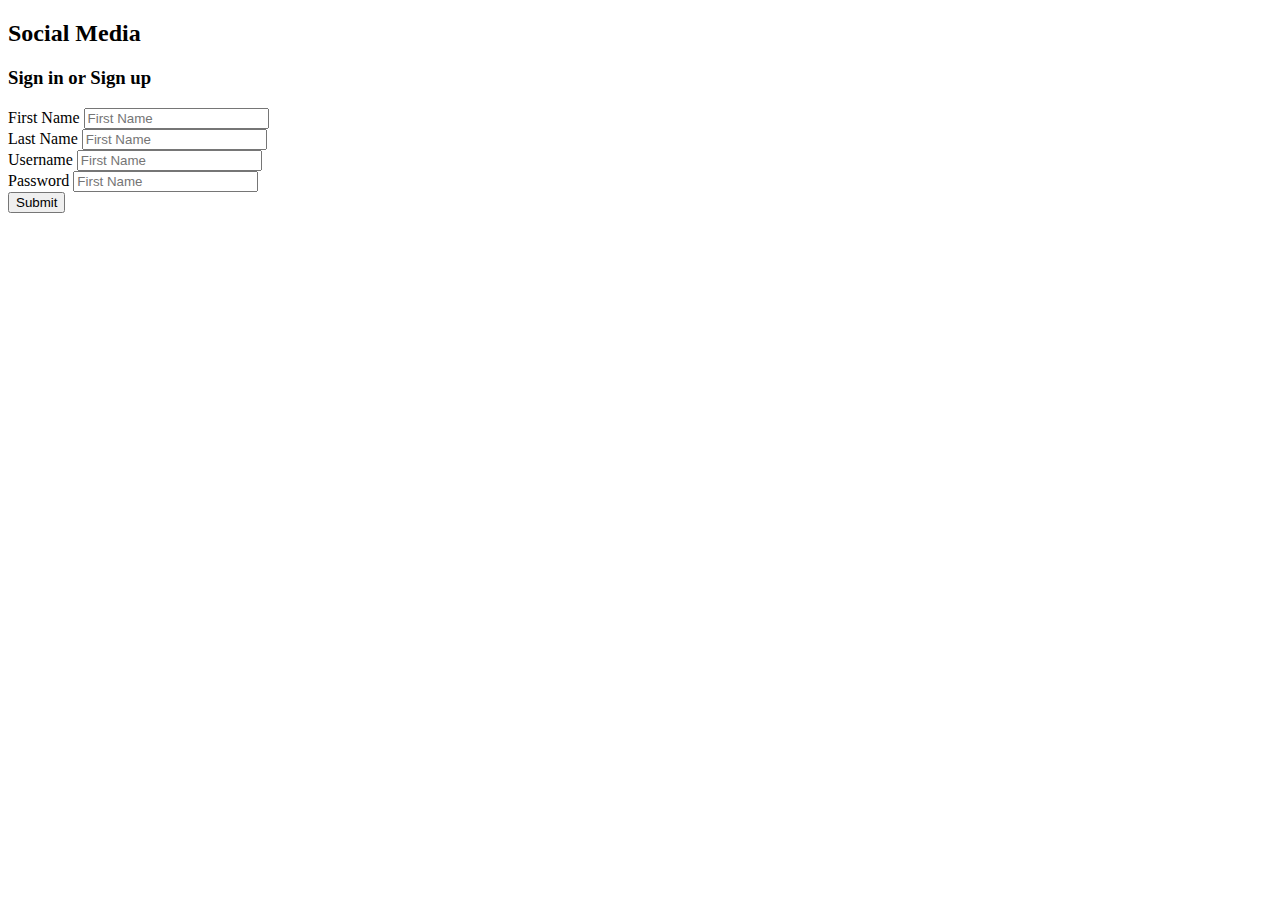
<file: src/public/register.html>
<!DOCTYPE html>
<html lang="en">
<head>
    <meta charset="UTF-8">
    <meta name="viewport" content="width=device-width, initial-scale=1.0">
    <link href = "js/bootstrap.js" rel = "stylesheet">
</head>
<body>
    <div class = "container">
        <h2>Social Media</h2>
        <h3>Sign in or Sign up</h3>
        <form action ="/register" method="POST">
            <div class = "form-group mb-3">
                <label>First Name</label>
                <input type = "text" class ="form control" placeholder="First Name" name= "firstName">
            </div>
            <div class = "form-group mb-3">
                <label>Last Name</label>
                <input type = "text" class ="form control" placeholder="First Name" name= "firstName">
            </div>
            <div class = "form-group mb-3">
                <label>Username</label>
                <input type = "text" class ="form control" placeholder="First Name" name= "firstName">
            </div>
            <div class = "form-group mb-3">
                <label>Password</label>
                <input type = "text" class ="form control" placeholder="First Name" name= "firstName">
            </div>
            <div class = "d-gris mt-3">
                <button type = "submit" class ="btn btn-primary form-control">
                    Submit
                </button>
            </div>
        </form>
    </div>
    
</body>
</html>
</file>
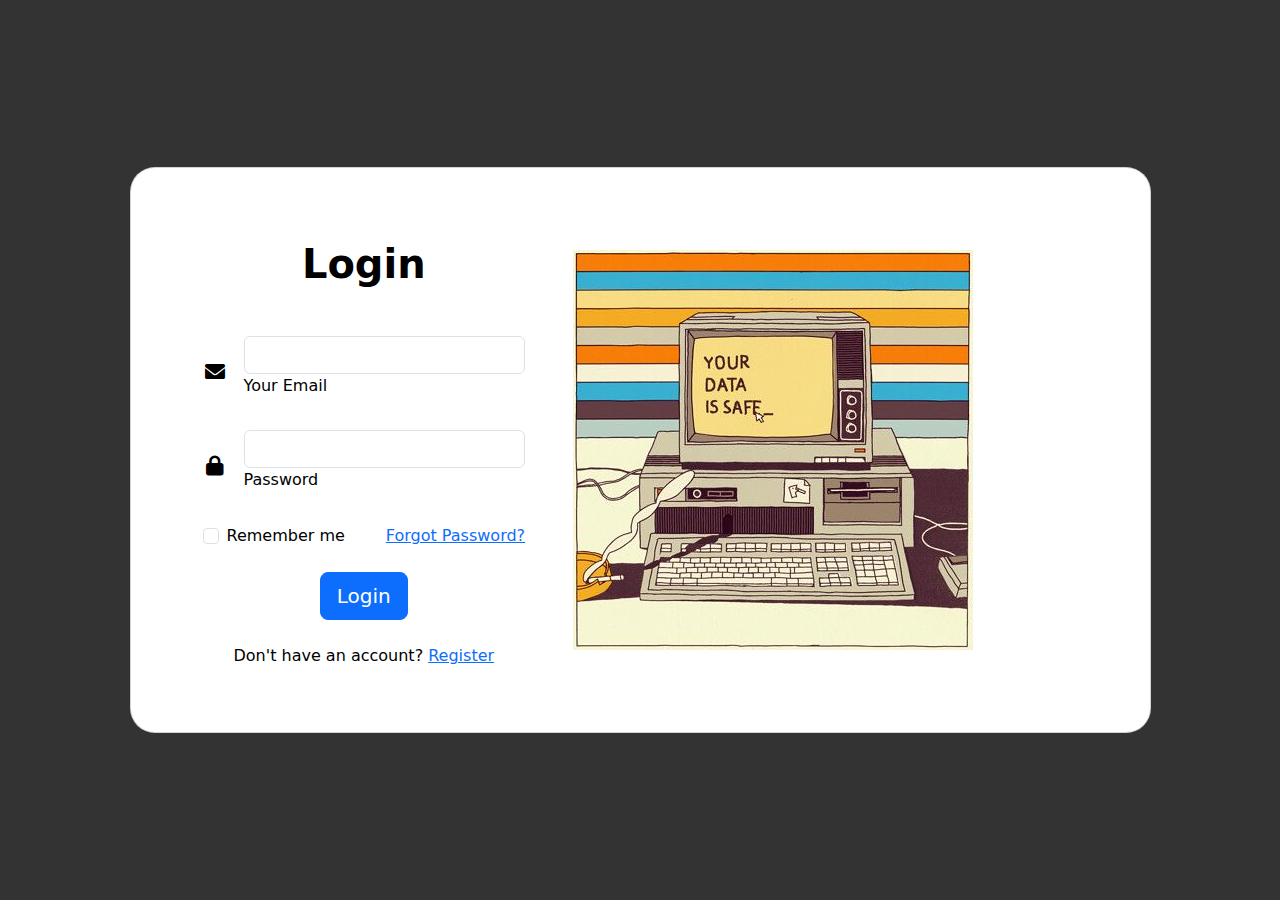
<file: src/public/Components/Login/login-page.html>
<!DOCTYPE html>
<html lang="en">

<head>
    <meta charset="UTF-8">
    <meta name="viewport" content="width=device-width, initial-scale=1.0">
    <title>Login Page</title>
    <!-- Bootstrap CSS -->
    <link href="https://cdnjs.cloudflare.com/ajax/libs/twitter-bootstrap/5.3.0/css/bootstrap.min.css" rel="stylesheet">
    <!-- Font Awesome CSS -->
    <link href="https://cdnjs.cloudflare.com/ajax/libs/font-awesome/6.0.0-beta3/css/all.min.css" rel="stylesheet">
    <style>
        /* Custom CSS */
        body,
        html {
            height: 100%;
            margin: 0;
            padding: 0;
        }

        .bg-image {
            background-color: #333; /* Dark background color */
            background-position: center;
            background-size: cover;
            background-repeat: no-repeat;
        }

        .card {
            border-radius: 25px;
        }
    </style>
</head>

<body>
    <section class="vh-100 bg-image">
        <div class="container h-100">
            <div class="row d-flex justify-content-center align-items-center h-100">
                <div class="col-lg-12 col-xl-11">
                    <div class="card text-black">
                        <div class="card-body p-md-5">
                            <div class="row justify-content-center">
                                <div class="col-md-10 col-lg-6 col-xl-5 order-2 order-lg-1">
                                    <p class="text-center h1 fw-bold mb-5 mx-1 mx-md-4 mt-4">Login</p>
                                    <form class="mx-1 mx-md-4">
                                        <div class="d-flex flex-row align-items-center mb-4">
                                            <i class="fas fa-envelope fa-lg me-3 fa-fw"></i>
                                            <div class="form-outline flex-fill mb-0">
                                                <input type="email" id="form3Example3c" class="form-control" />
                                                <label class="form-label" for="form3Example3c">Your Email</label>
                                            </div>
                                        </div>
                                        <div class="d-flex flex-row align-items-center mb-4">
                                            <i class="fas fa-lock fa-lg me-3 fa-fw"></i>
                                            <div class="form-outline flex-fill mb-0">
                                                <input type="password" id="form3Example4c" class="form-control" />
                                                <label class="form-label" for="form3Example4c">Password</label>
                                            </div>
                                        </div>
                                        <div class="form-check d-flex justify-content-between mb-4">
                                            <div>
                                                <input class="form-check-input me-2" type="checkbox" value="" id="form2Example3c" />
                                                <label class="form-check-label" for="form2Example3">
                                                    Remember me
                                                </label>
                                            </div>
                                            <a href="#forgot-password">Forgot Password?</a>
                                        </div>
                                        <div class="d-flex justify-content-center mx-4 mb-3 mb-lg-4">
                                            <button type="button" id="loginButton" class="btn btn-primary btn-lg">Login</button>
                                        </div>
                                    </form>
                                    <p class="text-center">Don't have an account? <a href="#register">Register</a></p>
                                </div>
                                <div class="col-md-10 col-lg-6 col-xl-7 d-flex align-items-center order-1 order-lg-2">
                                    <!-- You can remove this part if you don't need it -->
                                    <img src="background.10.jpg" class="img-fluid" alt="Sample image">
                                </div>
                            </div>
                        </div>
                    </div>
                </div>
            </div>
        </div>
    </section>
    <!-- Bootstrap JS -->
    <script src="https://cdnjs.cloudflare.com/ajax/libs/bootstrap/5.3.0/js/bootstrap.bundle.min.js"></script>
    <script>
        document.getElementById('loginButton').addEventListener('click', function() {
            fetch('/start-server', {
                method: 'POST'
            })
            .then(response => {
                if (response.ok) {
                    window.location.href = '/dashboard'; // Redirect to the dashboard page
                } else {
                    console.error('Failed to start server');
                }
            })
            .catch(error => {
                console.error('Error:', error);
            });
        });
    </script>
    
</body>

</html>
</file>
